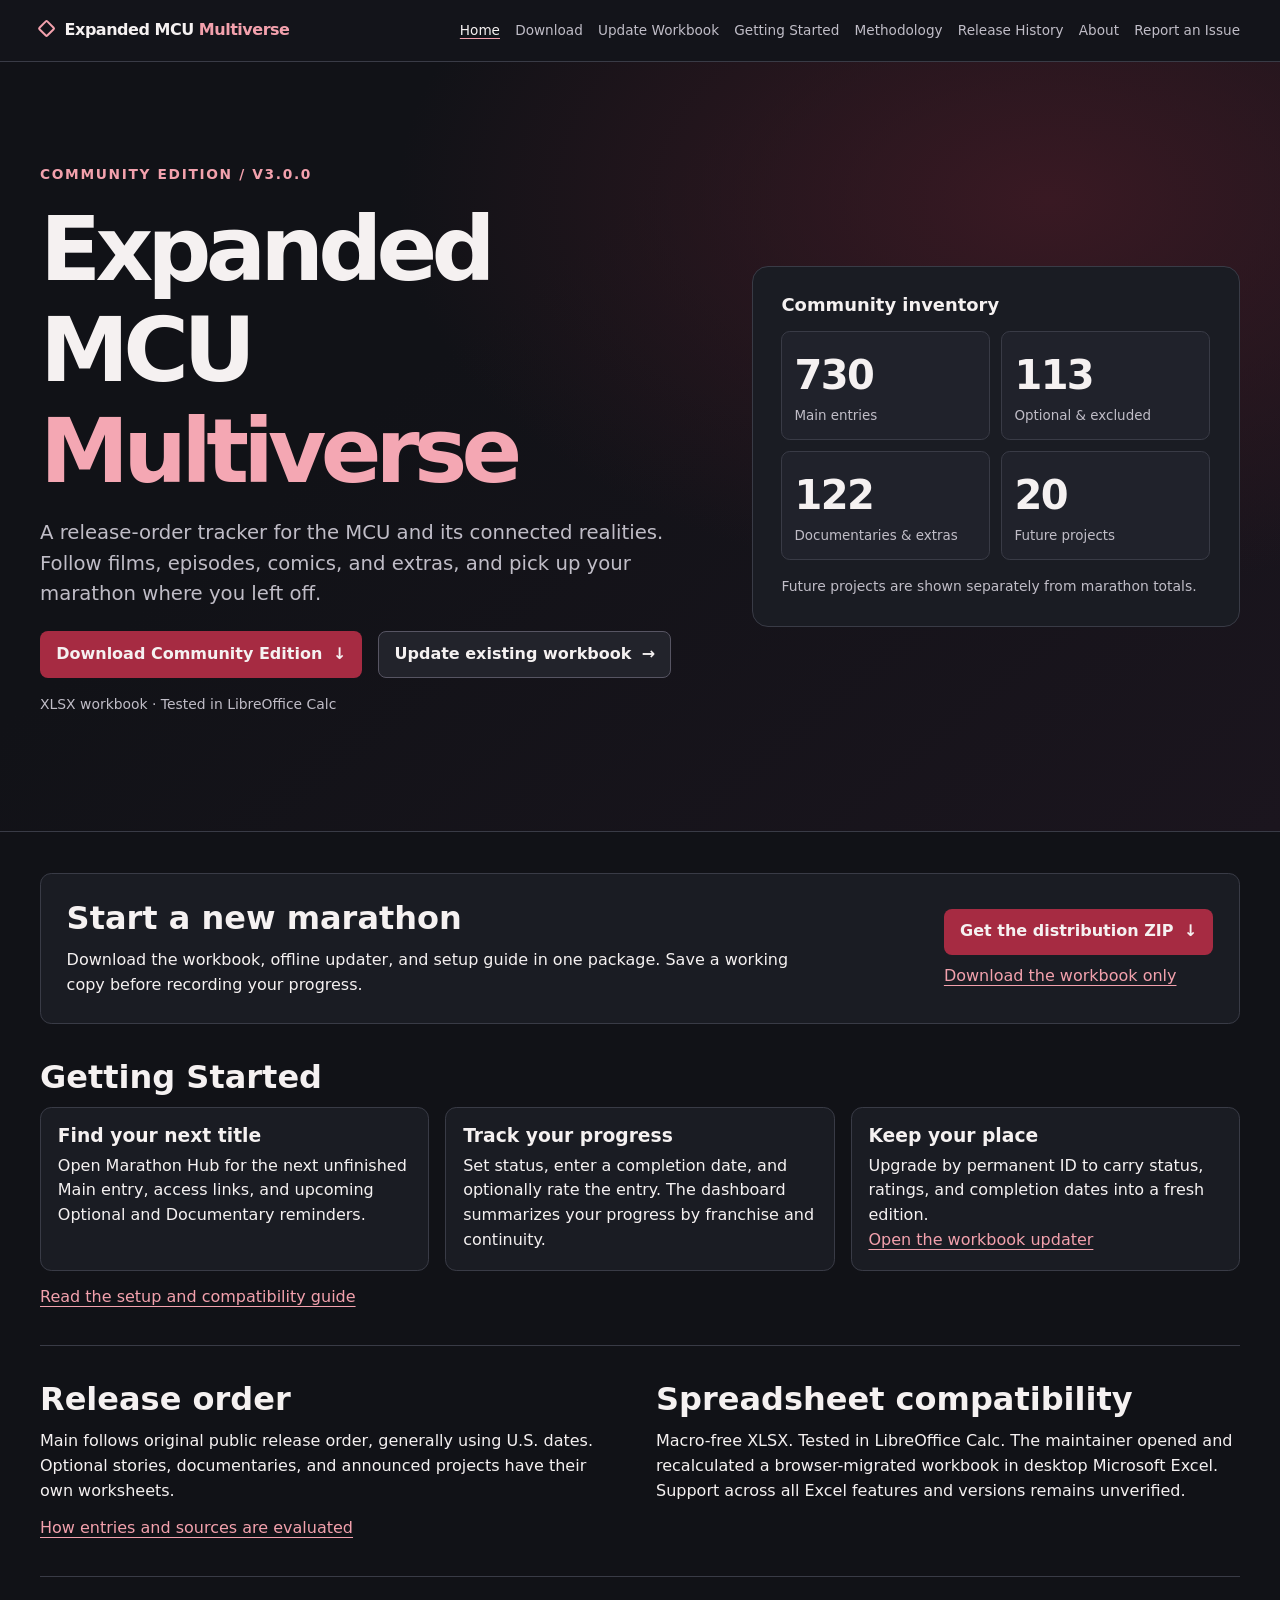
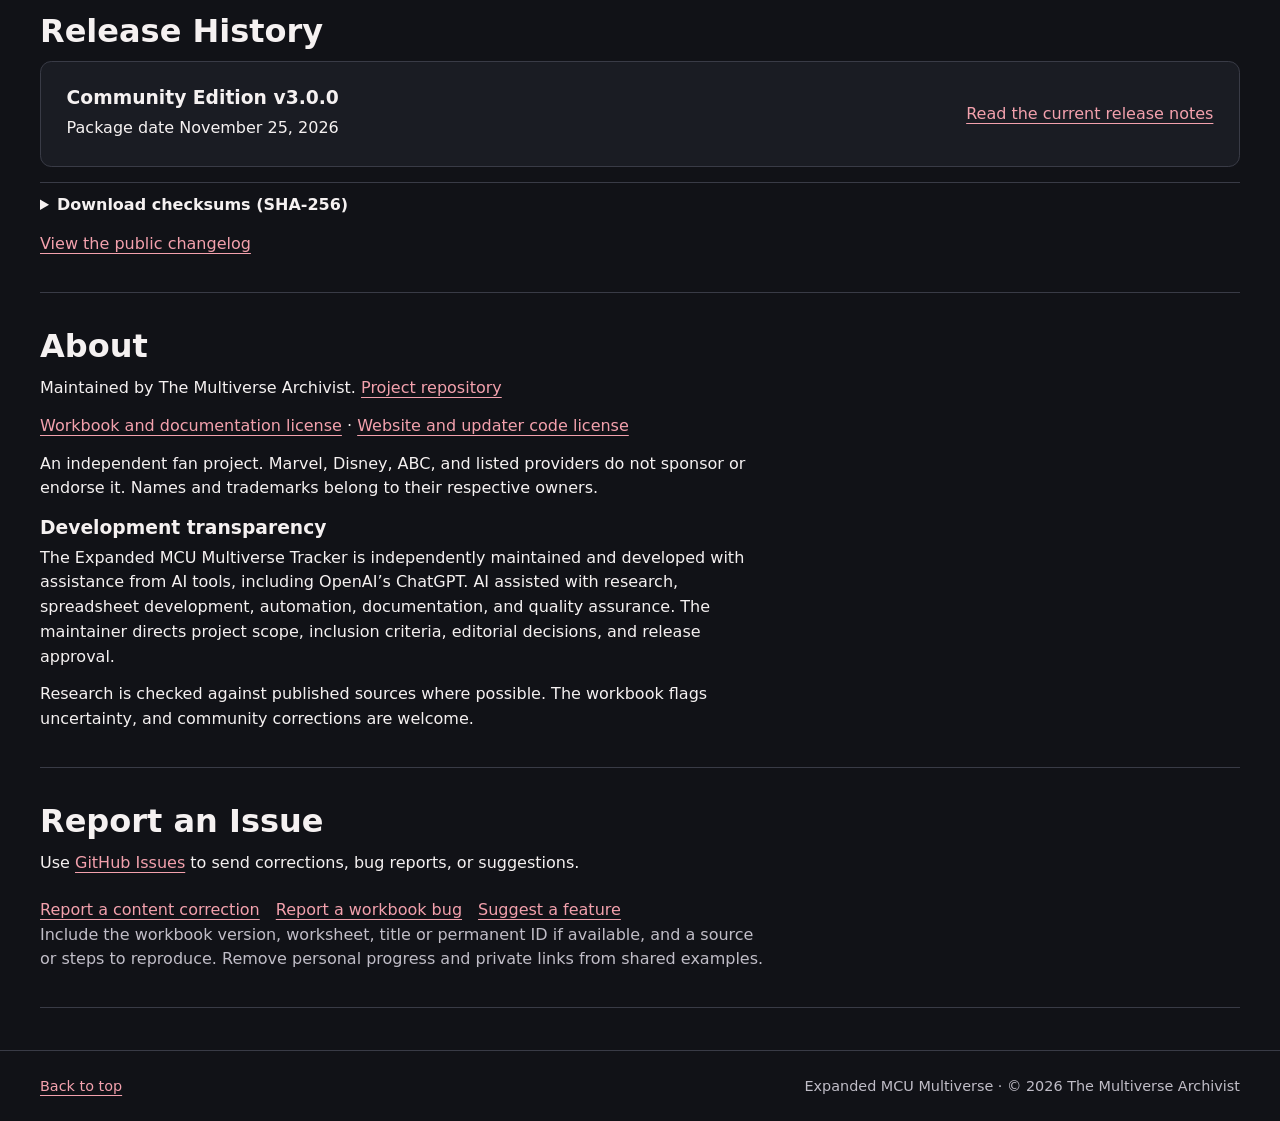
<file: docs/index.html>
<!doctype html>
<html lang="en">
  <head>
    <meta charset="utf-8">
    <meta name="viewport" content="width=device-width, initial-scale=1">
    <meta name="referrer" content="no-referrer">
    <meta http-equiv="Content-Security-Policy" content="default-src 'none'; script-src 'self'; style-src 'self'; img-src 'self'; connect-src 'self'; base-uri 'none'; form-action 'none'; object-src 'none'">
    <meta name="description" content="A release-order MCU and multiverse marathon tracker. Download the Community Edition or upgrade your existing workbook.">
    <title>Expanded MCU Multiverse · Community Edition</title>
    <link rel="icon" type="image/svg+xml" href="assets/favicon.svg?v=676e2b512c0bd874">
    <link rel="stylesheet" href="assets/site.css?v=602cd95cb21719ab">
    <script defer src="assets/site.js?v=d4d7815b91ce9d96"></script>
  </head>
  <body>
    <a class="skip" href="#main">Skip to content</a>
    <header class="site-header">
      <div class="shell topbar">
        <a class="brand" href="./" aria-label="Expanded MCU Multiverse home"><span class="mark" aria-hidden="true"></span> Expanded MCU <span>Multiverse</span></a>
        <nav aria-label="Main navigation">
          <a href="./" aria-current="page">Home</a>
          <a href="#download">Download</a>
          <a href="update.html">Update Workbook</a>
          <a href="#getting-started">Getting Started</a>
          <a href="#methodology">Methodology</a>
          <a href="#release-history">Release History</a>
          <a href="#about">About</a>
          <a href="#report">Report an Issue</a>
        </nav>
      </div>
    </header>
    <main id="main" tabindex="-1">
      <section class="hero">
        <div class="shell hero-grid">
          <div>
            <p class="eyebrow">Community Edition <span data-release-ready hidden> / <span data-release="version"></span></span></p>
            <h1>Expanded MCU<br><span>Multiverse</span></h1>
            <p class="intro">A release-order tracker for the MCU and its connected realities. Follow films, episodes, comics, and extras, and pick up your marathon where you left off.</p>
            <div class="actions">
              <a class="button primary" data-release-file="distribution" download hidden>Download Community Edition <span aria-hidden="true">↓</span></a>
              <a class="button secondary" href="update.html">Update existing workbook <span aria-hidden="true">→</span></a>
            </div>
            <p class="muted micro" data-release-ready hidden><span data-release="format"></span> workbook · Tested in <span data-release="tested"></span></p>
            <p class="muted" role="status">
            <span data-release-loading>Checking the current release…</span>
            <span data-release-error hidden>Release information is unavailable. Retry by reloading this page, or use a local copy in the updater.</span>
            </p>
            <noscript><p class="muted">Enable JavaScript to load the current release and download links.</p></noscript>
          </div>
          <aside class="inventory" aria-labelledby="inventory-title">
            <h2 id="inventory-title">Community inventory</h2>
            <dl class="stats">
              <div>
                <dt>Main entries</dt><dd data-release="main">—</dd>
              </div>
              <div>
                <dt>Optional &amp; excluded</dt><dd data-release="optional">—</dd>
              </div>
              <div>
                <dt>Documentaries &amp; extras</dt><dd data-release="documentary">—</dd>
              </div>
              <div>
                <dt>Future projects</dt><dd data-release="future">—</dd>
              </div>
            </dl>
            <p class="muted micro">Future projects are shown separately from marathon totals.</p>
          </aside>
        </div>
      </section>
      <div class="shell sections">
        <section id="download" class="band">
          <div>
            <h2>Start a new marathon</h2><p>Download the workbook, offline updater, and setup guide in one package. Save a working copy before recording your progress.</p>
          </div>
          <div class="stack">
            <a class="button primary" data-release-file="distribution" download hidden>Get the distribution ZIP <span aria-hidden="true">↓</span></a>
            <a data-release-file="workbook" download hidden>Download the workbook only</a>
          </div>
        </section>
        <section id="getting-started" class="section">
          <h2>Getting Started</h2>
          <div class="cards">
            <article>
              <h3>Find your next title</h3><p>Open Marathon Hub for the next unfinished Main entry, access links, and upcoming Optional and Documentary reminders.</p>
            </article>
            <article>
              <h3>Track your progress</h3><p>Set status, enter a completion date, and optionally rate the entry. The dashboard summarizes your progress by franchise and continuity.</p>
            </article>
            <article>
              <h3>Keep your place</h3><p>Upgrade by permanent ID to carry status, ratings, and completion dates into a fresh edition.</p><a href="update.html">Open the workbook updater</a>
            </article>
          </div>
          <p><a href="getting-started.html">Read the setup and compatibility guide</a></p>
        </section>
        <section id="methodology" class="section split">
          <div>
            <h2>Release order</h2><p>Main follows original public release order, generally using U.S. dates. Optional stories, documentaries, and announced projects have their own worksheets.</p><p><a href="methodology.html">How entries and sources are evaluated</a></p>
          </div>
          <div>
            <h2>Spreadsheet compatibility</h2><p>Macro-free <span data-release="format">XLSX</span>. Tested in <span data-release="tested">LibreOffice Calc</span>. <span data-release="excel">The maintainer opened and recalculated a browser-migrated workbook in desktop Microsoft Excel. Support across all Excel features and versions remains unverified.</span></p>
          </div>
        </section>
        <section id="release-history" class="section">
          <h2>Release History</h2>
          <div class="band">
            <div>
              <h3>Community Edition <span data-release="version"></span></h3><p data-release-ready hidden>Package date <span data-release="date"></span></p>
            </div>
            <a data-release-file="notes" download hidden>Read the current release notes</a>
          </div>
          <details data-release-ready hidden>
            <summary>Download checksums (SHA-256)</summary><p>Workbook <code data-release="sha256"></code></p><p>Distribution ZIP <code data-release="distributionSha256"></code></p>
          </details>
          <p><a href="changelog.html">View the public changelog</a></p>
        </section>
        <section id="about" class="section">
          <h2>About</h2>
          <p>Maintained by The Multiverse Archivist. <a href="https://github.com/MultiverseArchivist/expanded-mcu-multiverse">Project repository</a></p>
          <p><a href="licenses/CC-BY-NC-SA-4.0.txt">Workbook and documentation license</a> · <a href="licenses/MIT.txt">Website and updater code license</a></p>
          <p>An independent fan project. Marvel, Disney, ABC, and listed providers do not sponsor or endorse it. Names and trademarks belong to their respective owners.</p>
          <h3>Development transparency</h3>
          <p>The Expanded MCU Multiverse Tracker is independently maintained and developed with assistance from AI tools, including OpenAI’s ChatGPT. AI assisted with research, spreadsheet development, automation, documentation, and quality assurance. The maintainer directs project scope, inclusion criteria, editorial decisions, and release approval.</p><p>Research is checked against published sources where possible. The workbook flags uncertainty, and community corrections are welcome.</p>
        </section>
        <section id="report" class="section">
          <h2>Report an Issue</h2><p>Use <a href="https://github.com/MultiverseArchivist/expanded-mcu-multiverse/issues">GitHub Issues</a> to send corrections, bug reports, or suggestions.</p>
          <div class="actions">
            <a data-issue-link="content-correction.md" hidden>Report a content correction</a>
            <a data-issue-link="workbook-bug.md" hidden>Report a workbook bug</a>
            <a data-issue-link="feature-request.md" hidden>Suggest a feature</a>
          </div>
          <p class="muted">Include the workbook version, worksheet, title or permanent ID if available, and a source or steps to reproduce. Remove personal progress and private links from shared examples.</p>
        </section>
      </div>
    </main>
    <footer class="site-footer">
      <div class="shell">
        <a href="#main">Back to top</a><p>Expanded MCU Multiverse · © 2026 The Multiverse Archivist</p>
      </div>
    </footer>
  </body>
</html>
</file>
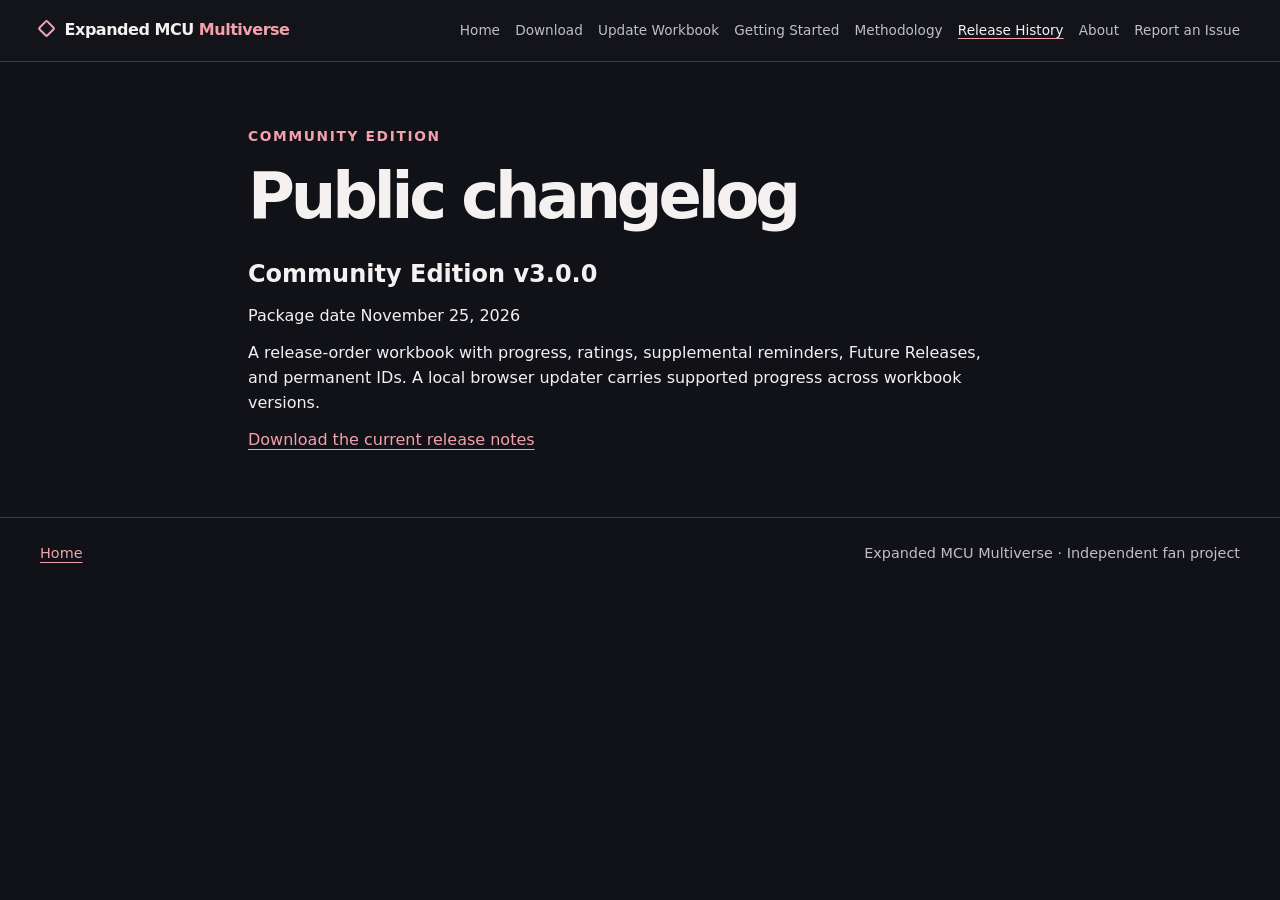
<file: docs/changelog.html>
<!doctype html>
<html lang="en">
  <head>
    <meta charset="utf-8">
    <meta name="viewport" content="width=device-width, initial-scale=1">
    <meta name="referrer" content="no-referrer">
    <meta http-equiv="Content-Security-Policy" content="default-src 'none'; script-src 'self'; style-src 'self'; img-src 'self'; connect-src 'self'; base-uri 'none'; form-action 'none'; object-src 'none'">
    <meta name="description" content="Read Community Edition release notes and find the current download.">
    <title>Public changelog · Expanded MCU Multiverse</title>
    <link rel="icon" type="image/svg+xml" href="assets/favicon.svg?v=676e2b512c0bd874">
    <link rel="stylesheet" href="assets/site.css?v=602cd95cb21719ab">
    <script defer src="assets/site.js?v=d4d7815b91ce9d96"></script>
  </head>
  <body>
    <a class="skip" href="#main">Skip to content</a>
    <header class="site-header">
      <div class="shell topbar">
        <a class="brand" href="./" aria-label="Expanded MCU Multiverse home"><span class="mark" aria-hidden="true"></span> Expanded MCU <span>Multiverse</span></a>
        <nav aria-label="Main navigation">
          <a href="./">Home</a>
          <a href="./#download">Download</a>
          <a href="update.html">Update Workbook</a>
          <a href="./#getting-started">Getting Started</a>
          <a href="./#methodology">Methodology</a>
          <a href="changelog.html" aria-current="page">Release History</a>
          <a href="./#about">About</a>
          <a href="./#report">Report an Issue</a>
        </nav>
      </div>
    </header>
    <main id="main" tabindex="-1" class="shell article">
      <p class="eyebrow">Community Edition</p><h1>Public changelog</h1><h2>Community Edition <span data-release="version"></span></h2><p data-release-ready hidden>Package date <span data-release="date"></span></p><p>A release-order workbook with progress, ratings, supplemental reminders, Future Releases, and permanent IDs. A local browser updater carries supported progress across workbook versions.</p><p data-release-loading>Checking the current release…</p><p data-release-error hidden>The release manifest is unavailable.</p><p><a data-release-file="notes" download hidden>Download the current release notes</a></p>
    </main>
    <footer class="site-footer">
      <div class="shell">
        <a href="./">Home</a><p>Expanded MCU Multiverse · Independent fan project</p>
      </div>
    </footer>
  </body>
</html>
</file>
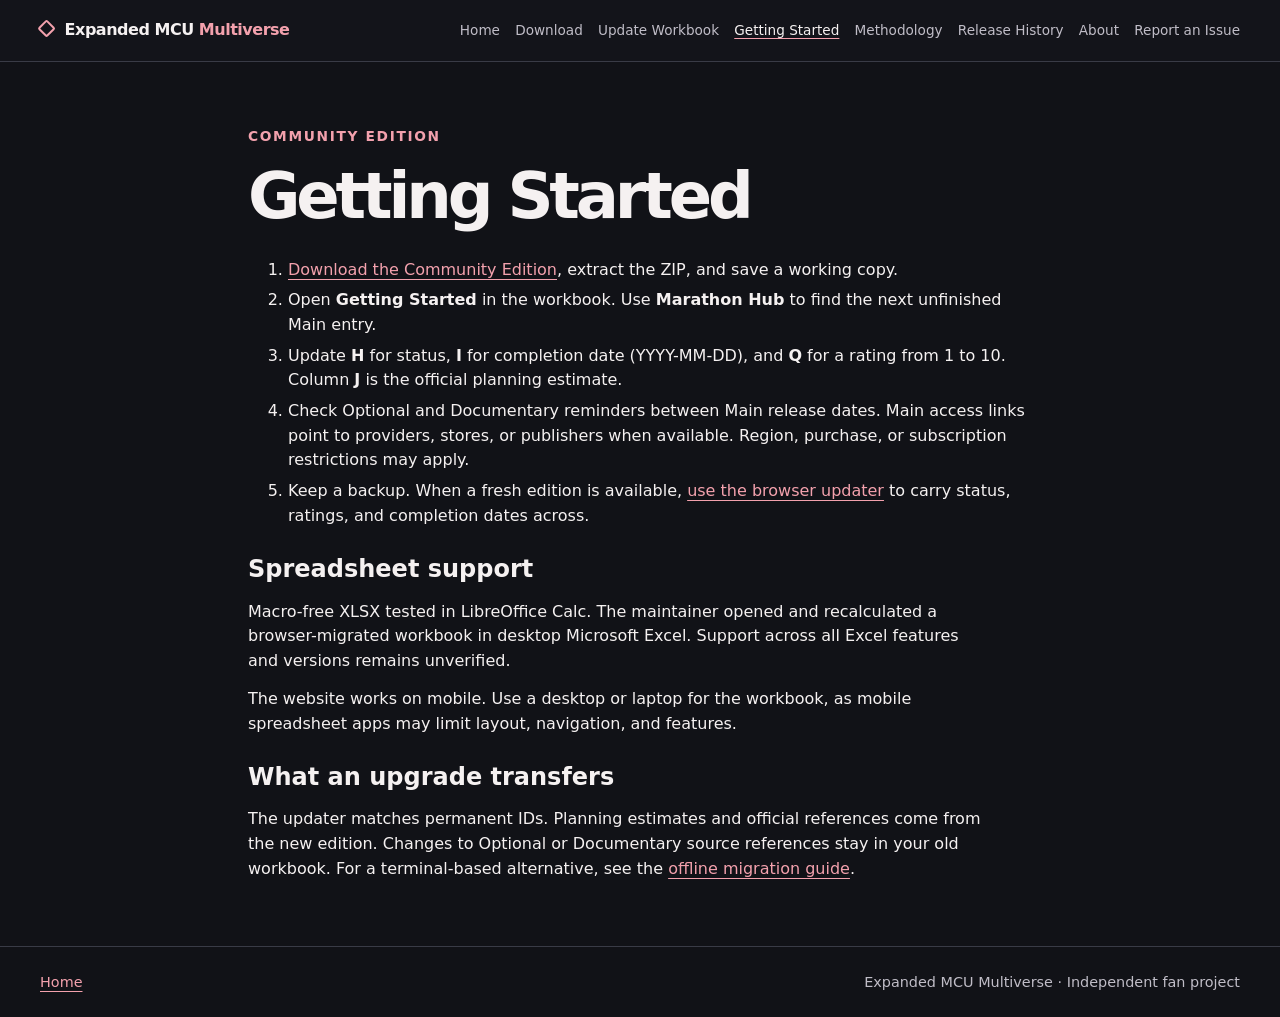
<file: docs/getting-started.html>
<!doctype html>
<html lang="en">
  <head>
    <meta charset="utf-8">
    <meta name="viewport" content="width=device-width, initial-scale=1">
    <meta name="referrer" content="no-referrer">
    <meta http-equiv="Content-Security-Policy" content="default-src 'none'; script-src 'self'; style-src 'self'; img-src 'self'; connect-src 'self'; base-uri 'none'; form-action 'none'; object-src 'none'">
    <meta name="description" content="Set up the Community Edition workbook, track marathon progress, and learn what the updater transfers.">
    <title>Getting Started · Expanded MCU Multiverse</title>
    <link rel="icon" type="image/svg+xml" href="assets/favicon.svg?v=676e2b512c0bd874">
    <link rel="stylesheet" href="assets/site.css?v=602cd95cb21719ab">
    <script defer src="assets/site.js?v=d4d7815b91ce9d96"></script>
  </head>
  <body>
    <a class="skip" href="#main">Skip to content</a>
    <header class="site-header">
      <div class="shell topbar">
        <a class="brand" href="./" aria-label="Expanded MCU Multiverse home"><span class="mark" aria-hidden="true"></span> Expanded MCU <span>Multiverse</span></a>
        <nav aria-label="Main navigation">
          <a href="./">Home</a>
          <a href="./#download">Download</a>
          <a href="update.html">Update Workbook</a>
          <a href="getting-started.html" aria-current="page">Getting Started</a>
          <a href="./#methodology">Methodology</a>
          <a href="./#release-history">Release History</a>
          <a href="./#about">About</a>
          <a href="./#report">Report an Issue</a>
        </nav>
      </div>
    </header>
    <main id="main" tabindex="-1" class="shell article">
      <p class="eyebrow">Community Edition</p><h1>Getting Started</h1>
      <ol>
        <li>
          <a href="./#download">Download the Community Edition</a>, extract the ZIP, and save a working copy.</li>
        <li>Open <strong>Getting Started</strong> in the workbook. Use <strong>Marathon Hub</strong> to find the next unfinished Main entry.</li>
        <li>Update <strong>H</strong> for status, <strong>I</strong> for completion date (YYYY-MM-DD), and <strong>Q</strong> for a rating from 1 to 10. Column <strong>J</strong> is the official planning estimate.</li>
        <li>Check Optional and Documentary reminders between Main release dates. Main access links point to providers, stores, or publishers when available. Region, purchase, or subscription restrictions may apply.</li>
        <li>Keep a backup. When a fresh edition is available, <a href="update.html">use the browser updater</a> to carry status, ratings, and completion dates across.</li>
      </ol>
      <h2>Spreadsheet support</h2><p>Macro-free <span data-release="format">XLSX</span> tested in <span data-release="tested">LibreOffice Calc</span>. <span data-release="excel">The maintainer opened and recalculated a browser-migrated workbook in desktop Microsoft Excel. Support across all Excel features and versions remains unverified.</span></p>
      <p>The website works on mobile. Use a desktop or laptop for the workbook, as mobile spreadsheet apps may limit layout, navigation, and features.</p>
      <h2>What an upgrade transfers</h2><p>The updater matches permanent IDs. Planning estimates and official references come from the new edition. Changes to Optional or Documentary source references stay in your old workbook. For a terminal-based alternative, see the <a href="offline/UPGRADE.md">offline migration guide</a>.</p>
    </main>
    <footer class="site-footer">
      <div class="shell">
        <a href="./">Home</a><p>Expanded MCU Multiverse · Independent fan project</p>
      </div>
    </footer>
  </body>
</html>
</file>
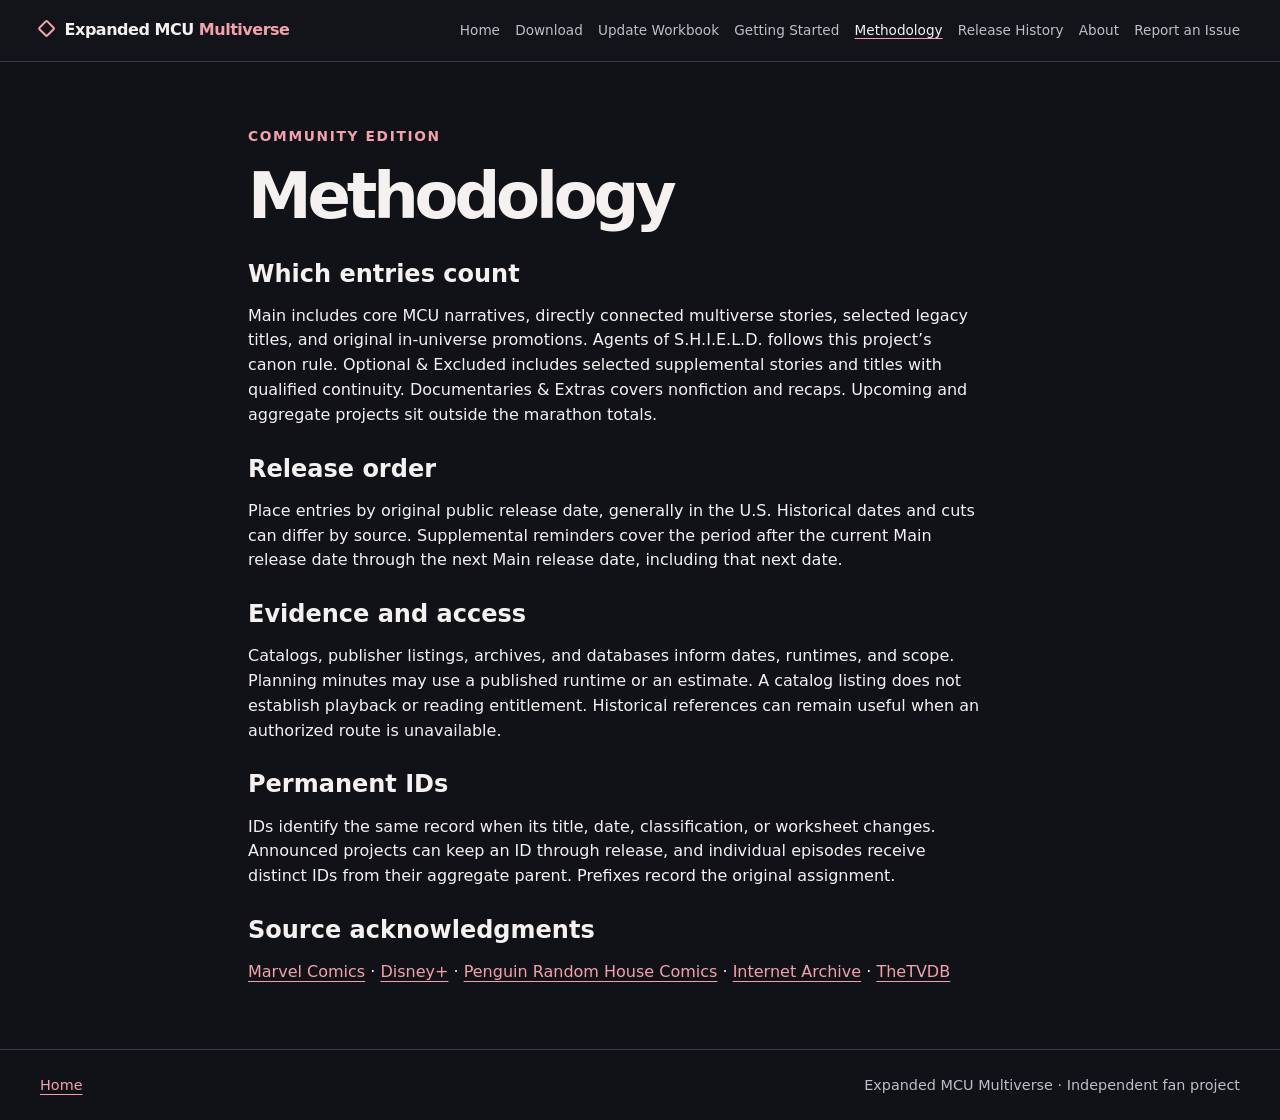
<file: docs/methodology.html>
<!doctype html>
<html lang="en">
  <head>
    <meta charset="utf-8">
    <meta name="viewport" content="width=device-width, initial-scale=1">
    <meta name="referrer" content="no-referrer">
    <meta http-equiv="Content-Security-Policy" content="default-src 'none'; script-src 'self'; style-src 'self'; img-src 'self'; connect-src 'self'; base-uri 'none'; form-action 'none'; object-src 'none'">
    <meta name="description" content="Learn how the tracker uses release dates, continuity connections, and published sources.">
    <title>Methodology · Expanded MCU Multiverse</title>
    <link rel="icon" type="image/svg+xml" href="assets/favicon.svg?v=676e2b512c0bd874">
    <link rel="stylesheet" href="assets/site.css?v=602cd95cb21719ab">
    <script defer src="assets/site.js?v=d4d7815b91ce9d96"></script>
  </head>
  <body>
    <a class="skip" href="#main">Skip to content</a>
    <header class="site-header">
      <div class="shell topbar">
        <a class="brand" href="./" aria-label="Expanded MCU Multiverse home"><span class="mark" aria-hidden="true"></span> Expanded MCU <span>Multiverse</span></a>
        <nav aria-label="Main navigation">
          <a href="./">Home</a>
          <a href="./#download">Download</a>
          <a href="update.html">Update Workbook</a>
          <a href="./#getting-started">Getting Started</a>
          <a href="methodology.html" aria-current="page">Methodology</a>
          <a href="./#release-history">Release History</a>
          <a href="./#about">About</a>
          <a href="./#report">Report an Issue</a>
        </nav>
      </div>
    </header>
    <main id="main" tabindex="-1" class="shell article">
      <p class="eyebrow">Community Edition</p><h1>Methodology</h1><h2>Which entries count</h2><p>Main includes core MCU narratives, directly connected multiverse stories, selected legacy titles, and original in-universe promotions. Agents of S.H.I.E.L.D. follows this project’s canon rule. Optional &amp; Excluded includes selected supplemental stories and titles with qualified continuity. Documentaries &amp; Extras covers nonfiction and recaps. Upcoming and aggregate projects sit outside the marathon totals.</p>
      <h2>Release order</h2><p>Place entries by original public release date, generally in the U.S. Historical dates and cuts can differ by source. Supplemental reminders cover the period after the current Main release date through the next Main release date, including that next date.</p>
      <h2>Evidence and access</h2><p>Catalogs, publisher listings, archives, and databases inform dates, runtimes, and scope. Planning minutes may use a published runtime or an estimate. A catalog listing does not establish playback or reading entitlement. Historical references can remain useful when an authorized route is unavailable.</p>
      <h2>Permanent IDs</h2><p>IDs identify the same record when its title, date, classification, or worksheet changes. Announced projects can keep an ID through release, and individual episodes receive distinct IDs from their aggregate parent. Prefixes record the original assignment.</p>
      <h2>Source acknowledgments</h2><p><a href="https://www.marvel.com/comics">Marvel Comics</a> · <a href="https://www.disneyplus.com/explore/articles/marvel-movies-in-order">Disney+</a> · <a href="https://prhcomics.com/">Penguin Random House Comics</a> · <a href="https://web.archive.org/">Internet Archive</a> · <a href="https://thetvdb.com/">TheTVDB</a></p>
    </main>
    <footer class="site-footer">
      <div class="shell">
        <a href="./">Home</a><p>Expanded MCU Multiverse · Independent fan project</p>
      </div>
    </footer>
  </body>
</html>
</file>
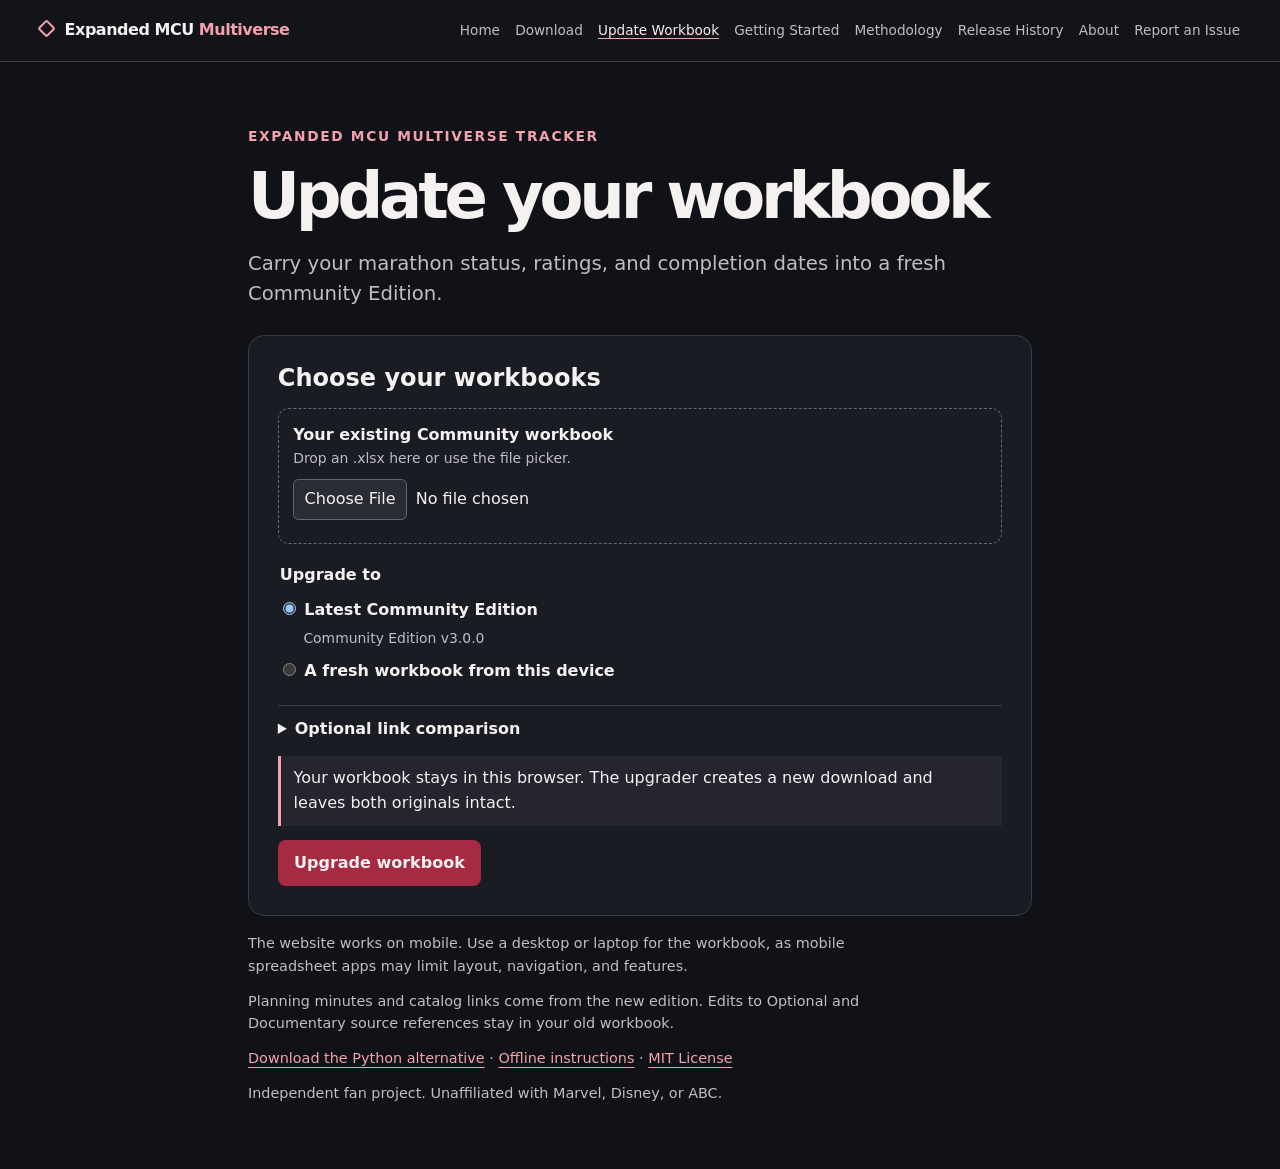
<file: docs/update.html>
<!doctype html>
<html lang="en">
  <head>
    <meta charset="utf-8">
    <meta name="viewport" content="width=device-width, initial-scale=1">
    <meta name="referrer" content="no-referrer">
    <meta http-equiv="Content-Security-Policy" content="default-src 'none'; script-src 'self'; style-src 'self'; img-src 'self'; connect-src 'self'; base-uri 'none'; form-action 'none'; object-src 'none'">
    <title>Update Workbook · Expanded MCU Multiverse</title>
    <link rel="icon" type="image/svg+xml" href="assets/favicon.svg?v=676e2b512c0bd874">
    <link rel="stylesheet" href="assets/site.css?v=602cd95cb21719ab">
    <script defer src="vendor/jszip-3.10.1.min.js?v=acc7e41455a80765"></script>
    <script defer src="migration.js?v=5d2d53d6a353084f"></script>
    <script defer src="assets/site.js?v=d4d7815b91ce9d96"></script>
    <script defer src="assets/migration-messages.js?v=ac0ded518409b8cb"></script>
    <script defer src="assets/update.js?v=f3961b0254272378"></script>
  </head>
  <body>
    <a class="skip" href="#main">Skip to content</a>
    <header class="site-header">
      <div class="shell topbar">
        <a class="brand" href="./" aria-label="Expanded MCU Multiverse home"><span class="mark" aria-hidden="true"></span> Expanded MCU <span>Multiverse</span></a>
        <nav aria-label="Main navigation">
          <a href="./">Home</a>
          <a href="./#download">Download</a>
          <a href="update.html" aria-current="page">Update Workbook</a>
          <a href="./#getting-started">Getting Started</a>
          <a href="./#methodology">Methodology</a>
          <a href="./#release-history">Release History</a>
          <a href="./#about">About</a>
          <a href="./#report">Report an Issue</a>
        </nav>
      </div>
    </header>
    <main id="main" tabindex="-1" class="shell update">
      <header class="update-header">
        <p class="eyebrow">Expanded MCU Multiverse Tracker</p>
        <h1>Update your workbook</h1>
        <p class="intro">Carry your marathon status, ratings, and completion dates into a fresh Community Edition.</p>
      </header>
      <noscript><p class="panel">The browser updater needs JavaScript. You can use the offline Python alternative below.</p></noscript>
      <form id="upgrade-form">
        <section class="panel" aria-labelledby="files-title">
          <h2 id="files-title">Choose your workbooks</h2>
          <div id="drop-zone" class="drop">
            <label for="old">Your existing Community workbook</label>
            <p class="hint" id="file-hint">Drop an .xlsx here or use the file picker.</p>
            <input type="file" id="old" accept=".xlsx" required aria-describedby="file-hint">
            <p id="selected" class="hint" aria-live="polite"></p>
          </div>
          <fieldset>
            <legend>Upgrade to</legend>
            <label class="choice"><input type="radio" name="target" value="latest" aria-describedby="latest-status" checked> Latest Community Edition</label>
            <p id="latest-status" class="hint" role="status">Checking for the latest release…</p>
            <label class="choice"><input type="radio" name="target" value="local"> A fresh workbook from this device</label>
            <input type="file" id="local" accept=".xlsx" aria-label="Fresh target workbook" hidden>
          </fieldset>
          <details>
            <summary>Optional link comparison</summary>
            <label for="baseline">Untouched copy of your current edition</label>
            <p class="hint" id="baseline-help">Use this to help identify changes you made to official fields.</p>
            <input type="file" id="baseline" accept=".xlsx" aria-describedby="baseline-help">
          </details>
          <p class="privacy">Your workbook stays in this browser. The upgrader creates a new download and leaves both originals intact.</p>
          <button class="button primary" type="submit" id="run">Upgrade workbook</button>
          <div class="working" id="working" hidden>
            <progress aria-label="Workbook migration in progress"></progress>
          </div>
          <p id="activity" role="status" aria-atomic="true"></p>
        </section>
      </form>
      <section id="results" class="panel" aria-labelledby="result-title" hidden>
        <h2 id="result-title" tabindex="-1">Migration results</h2>
        <p id="outcome"></p>
        <dl id="counts">
        </dl>
        <details id="details" hidden>
          <summary>Review conflicts and unmatched entries</summary>
          <ul id="issues">
          </ul>
        </details>
        <div class="actions">
          <a id="file-link" class="button primary" download="Community_Migrated.xlsx" hidden>Download upgraded workbook</a>
          <a id="report-link" download="Migration_Report.json">Download report</a>
        </div>
        <p class="hint">Your original files are unchanged. Diagnostic reports may contain personal information. Keep them private.</p>
        <p id="success-guidance" class="hint" hidden>Open the upgraded workbook in your spreadsheet app and check your progress before replacing your working copy.</p>
      </section>
      <footer class="update-footer">
        <p>The website works on mobile. Use a desktop or laptop for the workbook, as mobile spreadsheet apps may limit layout, navigation, and features.</p>
        <p>Planning minutes and catalog links come from the new edition. Edits to Optional and Documentary source references stay in your old workbook.</p>
        <p><a href="offline/migrate_progress.py" download>Download the Python alternative</a> · <a href="offline/UPGRADE.md">Offline instructions</a> · <a href="licenses/MIT.txt">MIT License</a></p>
        <p>Independent fan project. Unaffiliated with Marvel, Disney, or ABC.</p>
      </footer>
    </main>
  </body>
</html>
</file>
<file: docs/assets/site.css>
:root {
  color-scheme: dark;
  font-family: Inter, system-ui, sans-serif;
  --bg: #111217;
  --surface: #1a1c23;
  --edge: #393b46;
  --fg: #f5f1f1;
  --muted: #c0bdc7;
  --red: #a62b42;
  --light-red: #f3a1ad;
  --focus: #ffd880;
  background: var(--bg);
  color: var(--fg);
}
* { box-sizing: border-box; }
body { margin: 0; line-height: 1.55; }
h1, h2, h3, p, dl, dd { margin: 0; }
h1, h2, h3 { line-height: 1.13; }
p { max-width: 72ch; }
p + p { margin-top: .8rem; }
a { color: var(--light-red); text-underline-offset: .25em; }
a:hover { color: #ffd8de; }
a, button, input, summary { transition: color .16s, background-color .16s, border-color .16s; }
:focus-visible { outline: 3px solid var(--focus); outline-offset: 4px; }
[hidden] { display: none !important; }
.shell { width: min(100% - 3rem, 75rem); margin-inline: auto; }
.skip { position: absolute; top: .5rem; left: 1rem; z-index: 5; background: var(--surface); padding: .65rem; transform: translateY(-180%); }
.skip:focus { transform: none; }
.site-header { border-bottom: 1px solid var(--edge); background: #13141a; }
.topbar { display: flex; justify-content: space-between; align-items: center; gap: .8rem 1.2rem; flex-wrap: wrap; padding-block: 1rem; }
.brand { color: var(--fg); font-weight: 800; letter-spacing: -.03em; text-decoration: none; white-space: nowrap; }
.brand span:not(.mark) { color: var(--light-red); }
.mark { display: inline-block; width: .82rem; height: .82rem; border: solid 2px var(--light-red); border-radius: 2px; transform: rotate(45deg); margin-right: .4rem; }
nav { display: flex; flex-wrap: wrap; gap: .3rem .95rem; font-size: .85rem; }
nav a { color: var(--muted); text-decoration: none; padding-block: .25rem; }
nav a[aria-current] { color: var(--fg); text-decoration: underline; text-decoration-color: var(--light-red); }
.hero { padding-block: clamp(3rem, 8vw, 7.25rem); border-bottom: 1px solid var(--edge); background: radial-gradient(ellipse at 82% 18%, #391923 0%, transparent 44%), linear-gradient(140deg,#111217 36%,#1b151e 100%); }
.hero-grid { display: grid; grid-template-columns: minmax(0,1.3fr) minmax(0,1fr); gap: clamp(2rem,6vw,5.5rem); align-items: center; }
.eyebrow { color: var(--light-red); font-size: .86rem; letter-spacing: .12em; font-weight: 800; text-transform: uppercase; margin-bottom: .8rem; }
h1 { font-size: clamp(2.6rem,7vw,5.9rem); letter-spacing: -.065em; }
.hero h1 span { color: #f4a7b3; }
.intro { font-size: clamp(1rem, 2vw, 1.23rem); color: var(--muted); margin-top: 1rem; }
.actions { display: flex; align-items: center; gap: .7rem 1rem; flex-wrap: wrap; margin-top: 1.35rem; }
.button { display: inline-flex; align-items: center; justify-content: center; gap: .65rem; min-height: 2.9rem; padding: .58rem .95rem; border: 1px solid transparent; border-radius: .5rem; color: var(--fg); text-decoration: none; font: inherit; font-weight: 750; cursor: pointer; }
.button.primary { background: var(--red); }
.button.primary:hover { background: #b83b50; color: white; }
.button.secondary { background: #22232b; border-color: #575563; }
.button.secondary:hover { background: #30303b; color: white; }
button:disabled { opacity: .65; cursor: wait; }
.muted, .hint { color: var(--muted); }
.micro, .hint { font-size: .87rem; }
.hero .micro { margin-top: 1rem; }
.inventory, .panel { padding: clamp(1.1rem, 3vw, 1.8rem); background: var(--surface); border: 1px solid var(--edge); border-radius: 1rem; }
.inventory h2 { font-size: 1.12rem; }
.stats { display: grid; grid-template-columns: repeat(2,minmax(0,1fr)); gap: .7rem; margin-block: .95rem; }
.stats div { padding: .75rem; border: 1px solid var(--edge); border-radius: .55rem; display: flex; flex-direction: column-reverse; background: #20222b; }
.stats dt { font-size: .84rem; color: var(--muted); }
.stats dd { font-size: clamp(1.6rem,4vw,2.5rem); font-weight: 800; font-variant-numeric: tabular-nums; letter-spacing: -.04em; }
.sections { padding-block: 2.6rem; }
.section { padding-block: 2.2rem; border-bottom: 1px solid var(--edge); }
.section h2, .band h2 { font-size: clamp(1.5rem,3vw,2rem); margin-bottom: .75rem; }
.section h3 { margin-bottom: .45rem; }
#about h3 { margin-top: 1rem; }
.band { padding: clamp(1rem, 3vw, 1.6rem); background: var(--surface); border: 1px solid var(--edge); border-radius: .7rem; display: flex; gap: 1rem 2rem; align-items: center; justify-content: space-between; flex-wrap: wrap; }
.stack { display: grid; gap: .55rem; }
.cards, .split { display: grid; grid-template-columns: repeat(3,minmax(0,1fr)); gap: 1rem; }
.split { grid-template-columns: repeat(2,minmax(0,1fr)); gap: 2rem; }
.cards article { border: 1px solid var(--edge); border-radius: .7rem; padding: 1.05rem; background: var(--surface); }
.cards + p, .band + p, details + p { margin-top: .9rem; }
.site-footer { border-top: 1px solid var(--edge); padding-block: 1.5rem; color: var(--muted); font-size: .9rem; }
.site-footer .shell { display: flex; justify-content: space-between; gap: .6rem 1rem; flex-wrap: wrap; }
.update, .article { max-width: 49rem; padding-block: clamp(2rem,6vw,4rem); }
.update-header, .article h1 { margin-bottom: 1.6rem; }
.update h1, .article h1 { font-size: clamp(2.35rem,6vw,4rem); }
.panel { margin-bottom: 1rem; }
.panel h2, .article h2 { margin-bottom: 1rem; }
.article h2 { margin-top: 1.75rem; }
.drop { border: 1px dashed #6a6572; padding: .9rem; border-radius: .65rem; margin-bottom: 1.2rem; }
.drop.is-dragging { background: #3b2330; border-color: var(--light-red); }
input[type=file] { display: block; width: 100%; margin-block: .55rem; font: inherit; }
input[type=file]::file-selector-button { padding: .45rem .65rem; border: 1px solid #666472; border-radius: .35rem; background: #292b35; color: var(--fg); margin-right: .55rem; font: inherit; cursor: pointer; }
fieldset { padding: .6rem 0 0; margin: 0 0 1rem; border: 0; }
legend, label, summary { font-weight: 700; }
.choice { display: block; margin-bottom: .35rem; }
#latest-status { margin: 0 0 .6rem 1.6rem; }
details { margin-block: .9rem; border-top: 1px solid var(--edge); padding-top: .65rem; }
summary { cursor: pointer; }
details p { margin-top: .5rem; }
.privacy { padding: .65rem .8rem; border-left: 3px solid var(--light-red); background: #24252e; margin-block: .85rem; }
#activity:not(:empty), .working, #counts, .actions + .hint { margin-top: .75rem; }
progress { width: min(100%,20rem); accent-color: var(--light-red); }
#counts { display: grid; grid-template-columns: minmax(0,1fr) auto; gap: .3rem .7rem; }
#counts dd { font-weight: 800; }
li { margin-block: .35rem; }
code, #issues li, #selected { overflow-wrap: anywhere; }
.update-footer { color: var(--muted); font-size: .9rem; }
@media (max-width: 760px) {
  .hero-grid, .split { grid-template-columns: 1fr; }
  .cards { grid-template-columns: 1fr; }
}
@media (max-width: 440px) {
  .shell { width: calc(100% - 1.5rem); }
  nav { column-gap: .75rem; }
  .hero .actions .button { width: 100%; }
}
@media (prefers-reduced-motion: reduce) {
  *, *::before, *::after { transition: none !important; }
}
</file>
